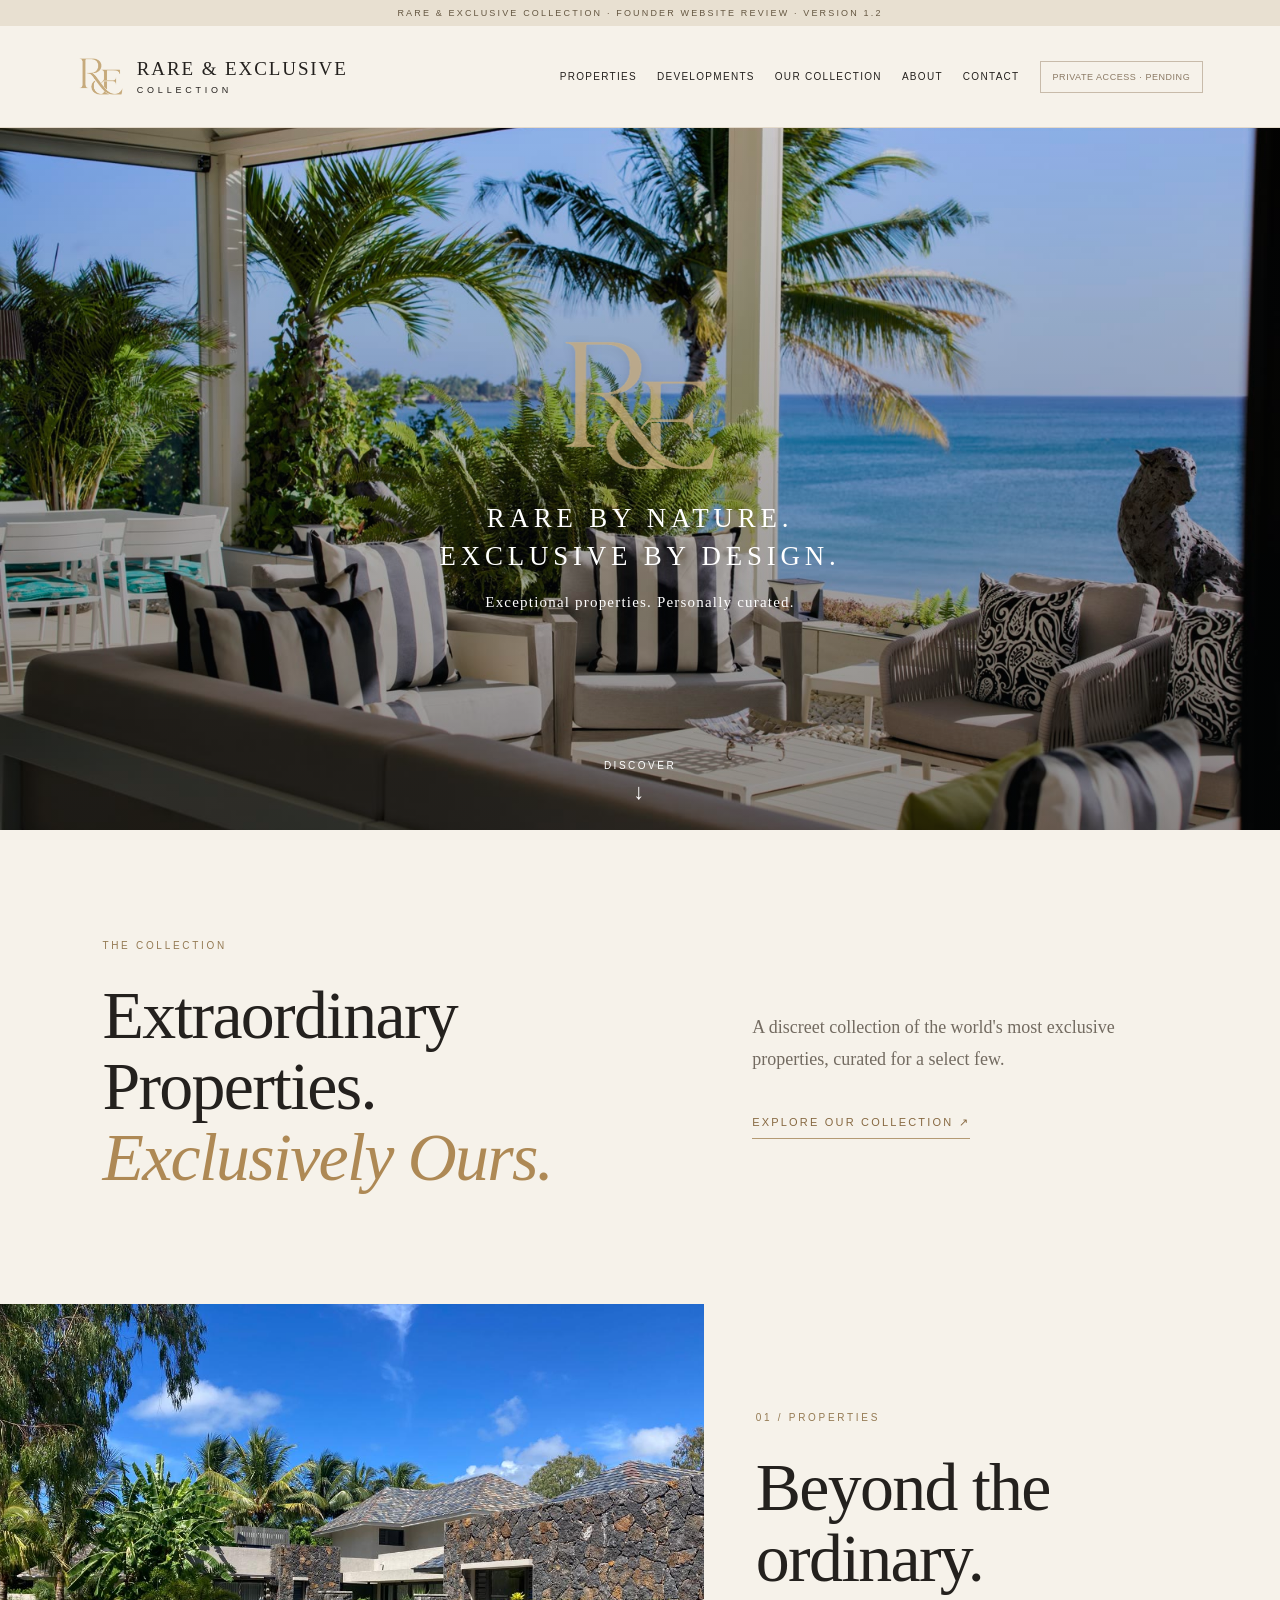
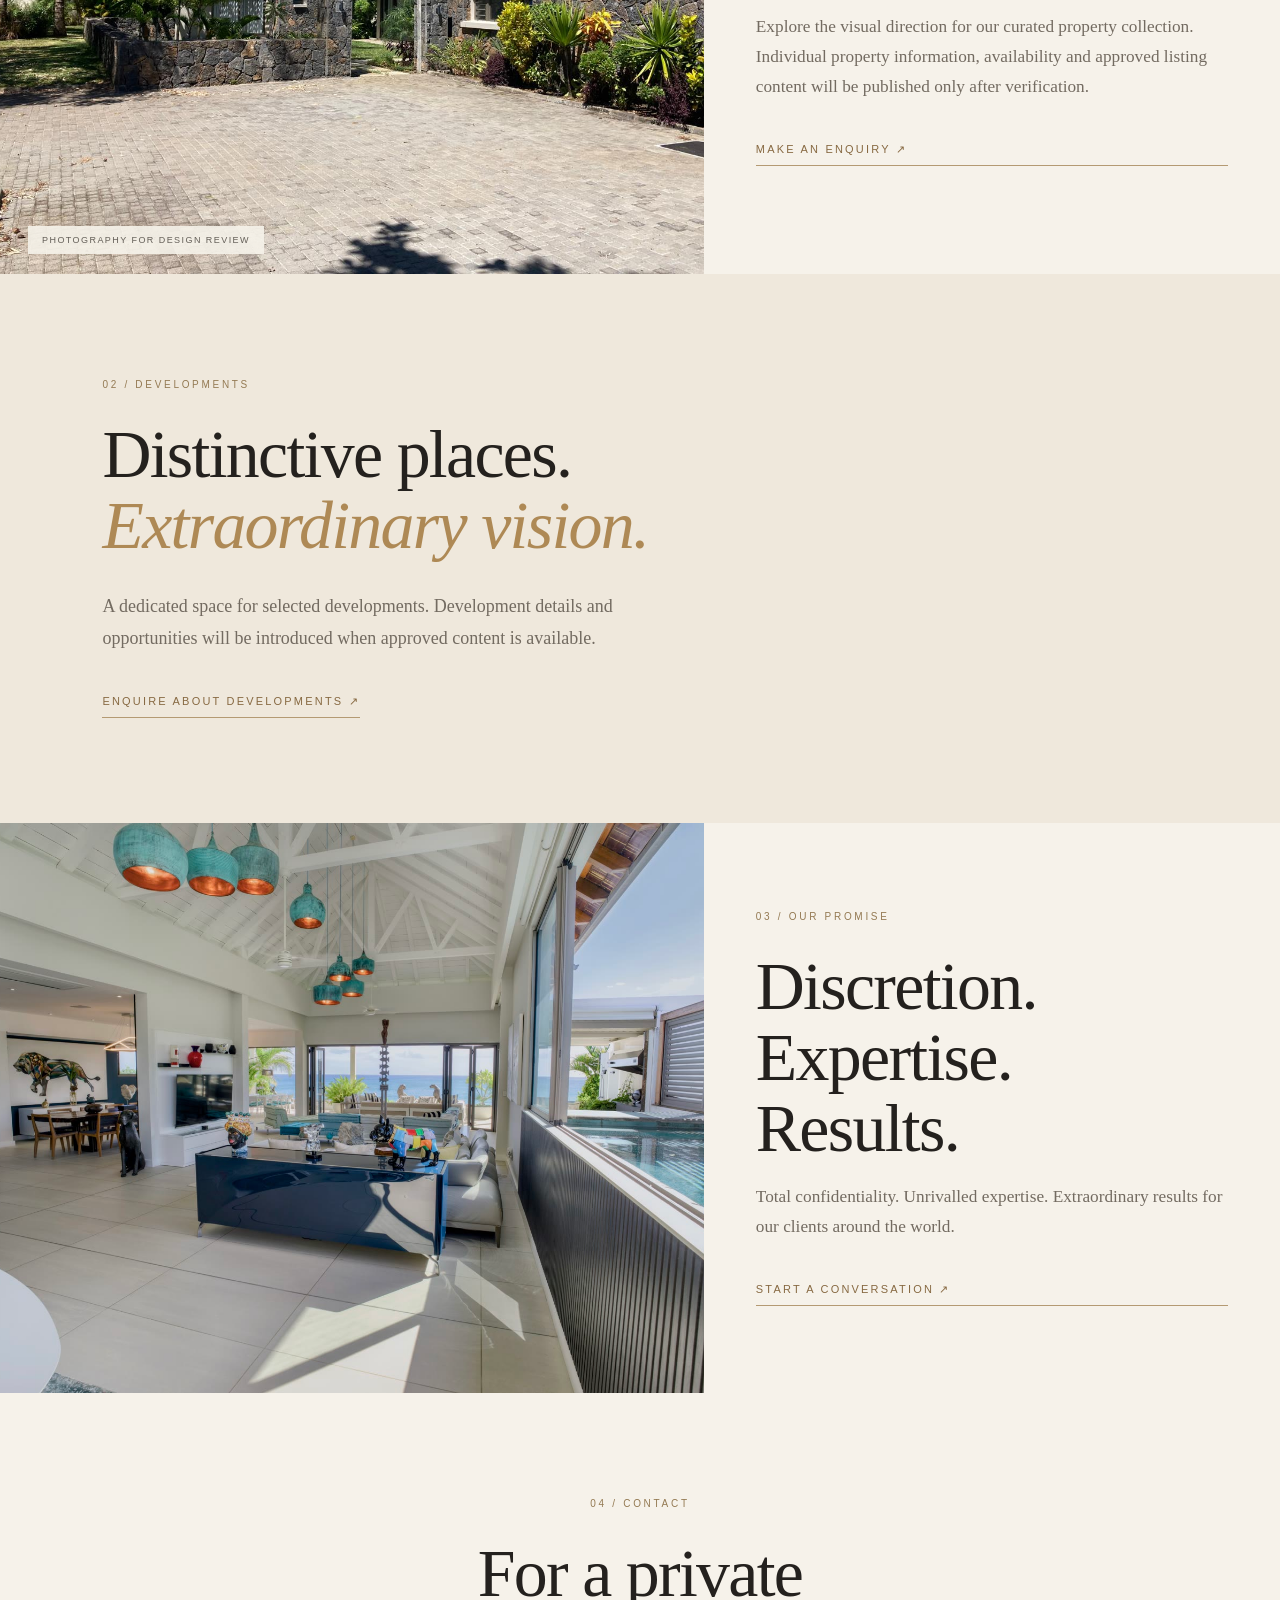
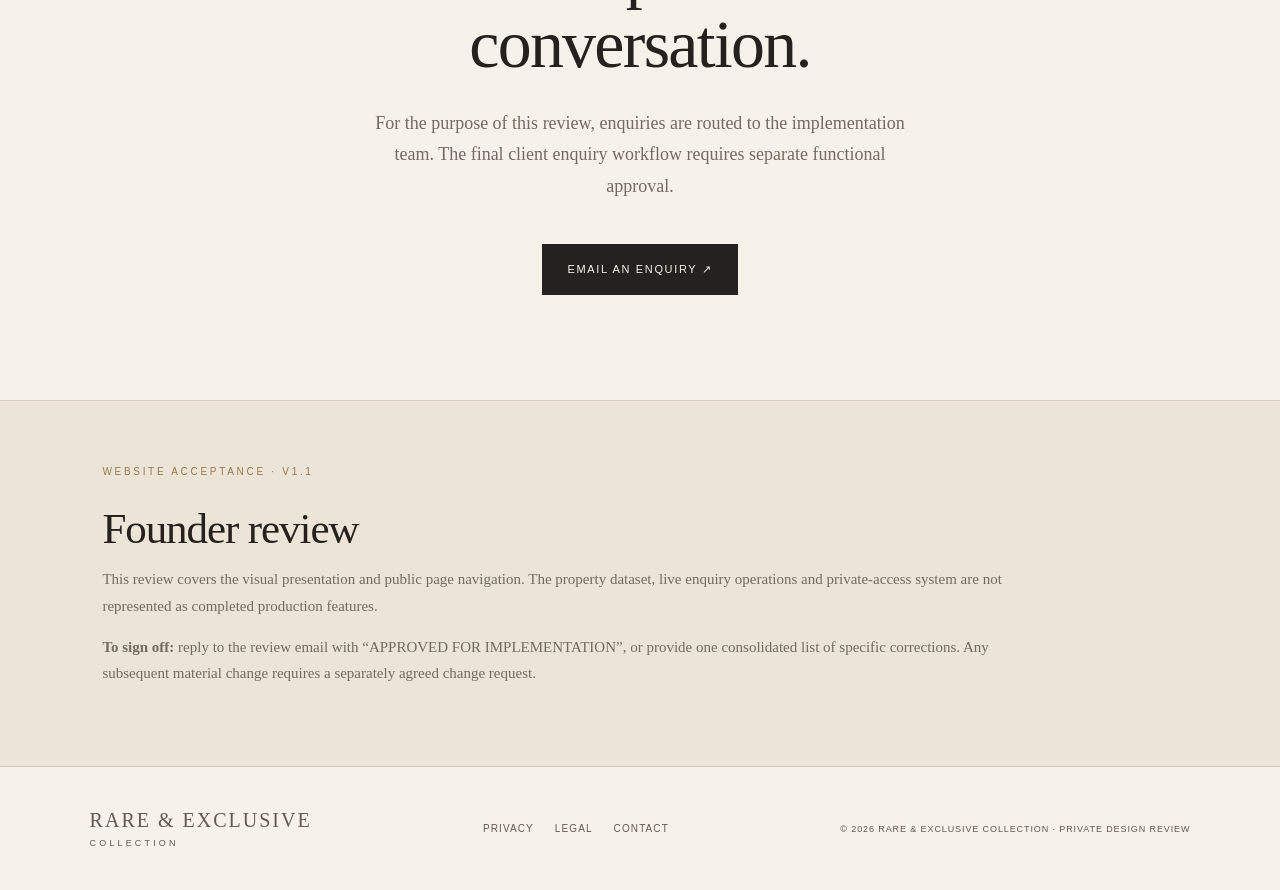
<file: index.html>
<!doctype html><html lang="en"><head><meta charset="utf-8"><meta name="viewport" content="width=device-width, initial-scale=1"><meta name="robots" content="noindex,nofollow,noarchive"><title>Rare & Exclusive Collection | Private Website Review</title><meta name="description" content="Rare & Exclusive Collection. Rare by nature. Exclusive by design."><link rel="stylesheet" href="styles.css"></head><body>
<div class="review-note">RARE &amp; EXCLUSIVE COLLECTION &middot; FOUNDER WEBSITE REVIEW &middot; VERSION 1.2</div>
<header class="topbar" id="top"><a class="brand" href="#top"><img src="assets/re-monogram-gold-clean.png" alt=""><span>RARE &amp; EXCLUSIVE<small>COLLECTION</small></span></a><button id="menu" class="menu" aria-controls="nav" aria-expanded="false">MENU <span>&#226;&#732;&#176;</span></button><nav id="nav" aria-label="Primary navigation"><a href="#properties">PROPERTIES</a><a href="#developments">DEVELOPMENTS</a><a href="#collection">OUR COLLECTION</a><a href="#about">ABOUT</a><a href="#contact">CONTACT</a><span class="private-pending" aria-label="Private access not available in review version">PRIVATE ACCESS &#183; PENDING</span></nav></header>
<section class="hero"><div class="hero-overlay"><div class="hero-brand"><img src="assets/re-monogram-gold-clean.png" alt="Rare & Exclusive monogram"><h1>RARE BY NATURE.<br>EXCLUSIVE BY DESIGN.</h1><p>Exceptional properties. Personally curated.</p></div><a class="discover" href="#collection">DISCOVER <span>&darr;</span></a></div></section>
<main><section id="collection" class="intro"><div><div class="eyebrow">THE COLLECTION</div><h2>Extraordinary<br>Properties.<br><em>Exclusively Ours.</em></h2></div><div class="intro-side"><p>A discreet collection of the world's most exclusive properties, curated for a select few.</p><a class="editorial-link" href="#properties">EXPLORE OUR COLLECTION &nearr;</a></div></section>
<section id="properties" class="property"><div class="property-photo"><img src="assets/property-exterior.jpg" alt="Ocean-facing residence: illustrative project image"><span>PHOTOGRAPHY FOR DESIGN REVIEW</span></div><div class="property-copy"><div class="eyebrow">01 / PROPERTIES</div><h2>Beyond the<br>ordinary.</h2><p>Explore the visual direction for our curated property collection. Individual property information, availability and approved listing content will be published only after verification.</p><a class="editorial-link" href="#contact">MAKE AN ENQUIRY &nearr;</a></div></section>
<section id="developments" class="developments"><div class="eyebrow">02 / DEVELOPMENTS</div><h2>Distinctive places.<br><em>Extraordinary vision.</em></h2><p>A dedicated space for selected developments. Development details and opportunities will be introduced when approved content is available.</p><a class="editorial-link" href="#contact">ENQUIRE ABOUT DEVELOPMENTS &nearr;</a></section>
<section id="about" class="promise"><div class="promise-photo"><img src="assets/PB-11-web.jpg" alt="Refined interior architecture"></div><div class="promise-copy"><div class="eyebrow">03 / OUR PROMISE</div><h2>Discretion.<br>Expertise.<br>Results.</h2><p>Total confidentiality. Unrivalled expertise. Extraordinary results for our clients around the world.</p><a class="editorial-link" href="#contact">START A CONVERSATION &nearr;</a></div></section>
<section id="contact" class="contact"><div class="eyebrow">04 / CONTACT</div><h2>For a private<br>conversation.</h2><p>For the purpose of this review, enquiries are routed to the implementation team. The final client enquiry workflow requires separate functional approval.</p><a class="contact-link" href="mailto:antonvdberg@corpflowai.com?subject=Rare%20%26%20Exclusive%20Website%20Enquiry">EMAIL AN ENQUIRY &nearr;</a></section>
<section class="review" id="signoff"><div class="eyebrow">WEBSITE ACCEPTANCE &#183; V1.1</div><h2>Founder review</h2><p>This review covers the visual presentation and public page navigation. The property dataset, live enquiry operations and private-access system are not represented as completed production features.</p><p><strong>To sign off:</strong> reply to the review email with &ldquo;APPROVED FOR IMPLEMENTATION&rdquo;, or provide one consolidated list of specific corrections. Any subsequent material change requires a separately agreed change request.</p></section></main>
<footer><div class="footer-brand">RARE &amp; EXCLUSIVE <small>COLLECTION</small></div><div class="footerlinks"><a href="privacy.html">PRIVACY</a><a href="terms.html">LEGAL</a><a href="#contact">CONTACT</a></div><small>&copy; 2026 RARE &amp; EXCLUSIVE COLLECTION &middot; PRIVATE DESIGN REVIEW</small></footer>
<script>const m=document.querySelector('#menu'),n=document.querySelector('#nav');m.addEventListener('click',()=>{const o=m.getAttribute('aria-expanded')==='true';m.setAttribute('aria-expanded',String(!o));n.classList.toggle('open',!o)});n.querySelectorAll('a').forEach(a=>a.addEventListener('click',()=>{n.classList.remove('open');m.setAttribute('aria-expanded','false')}));</script></body></html>
</file>
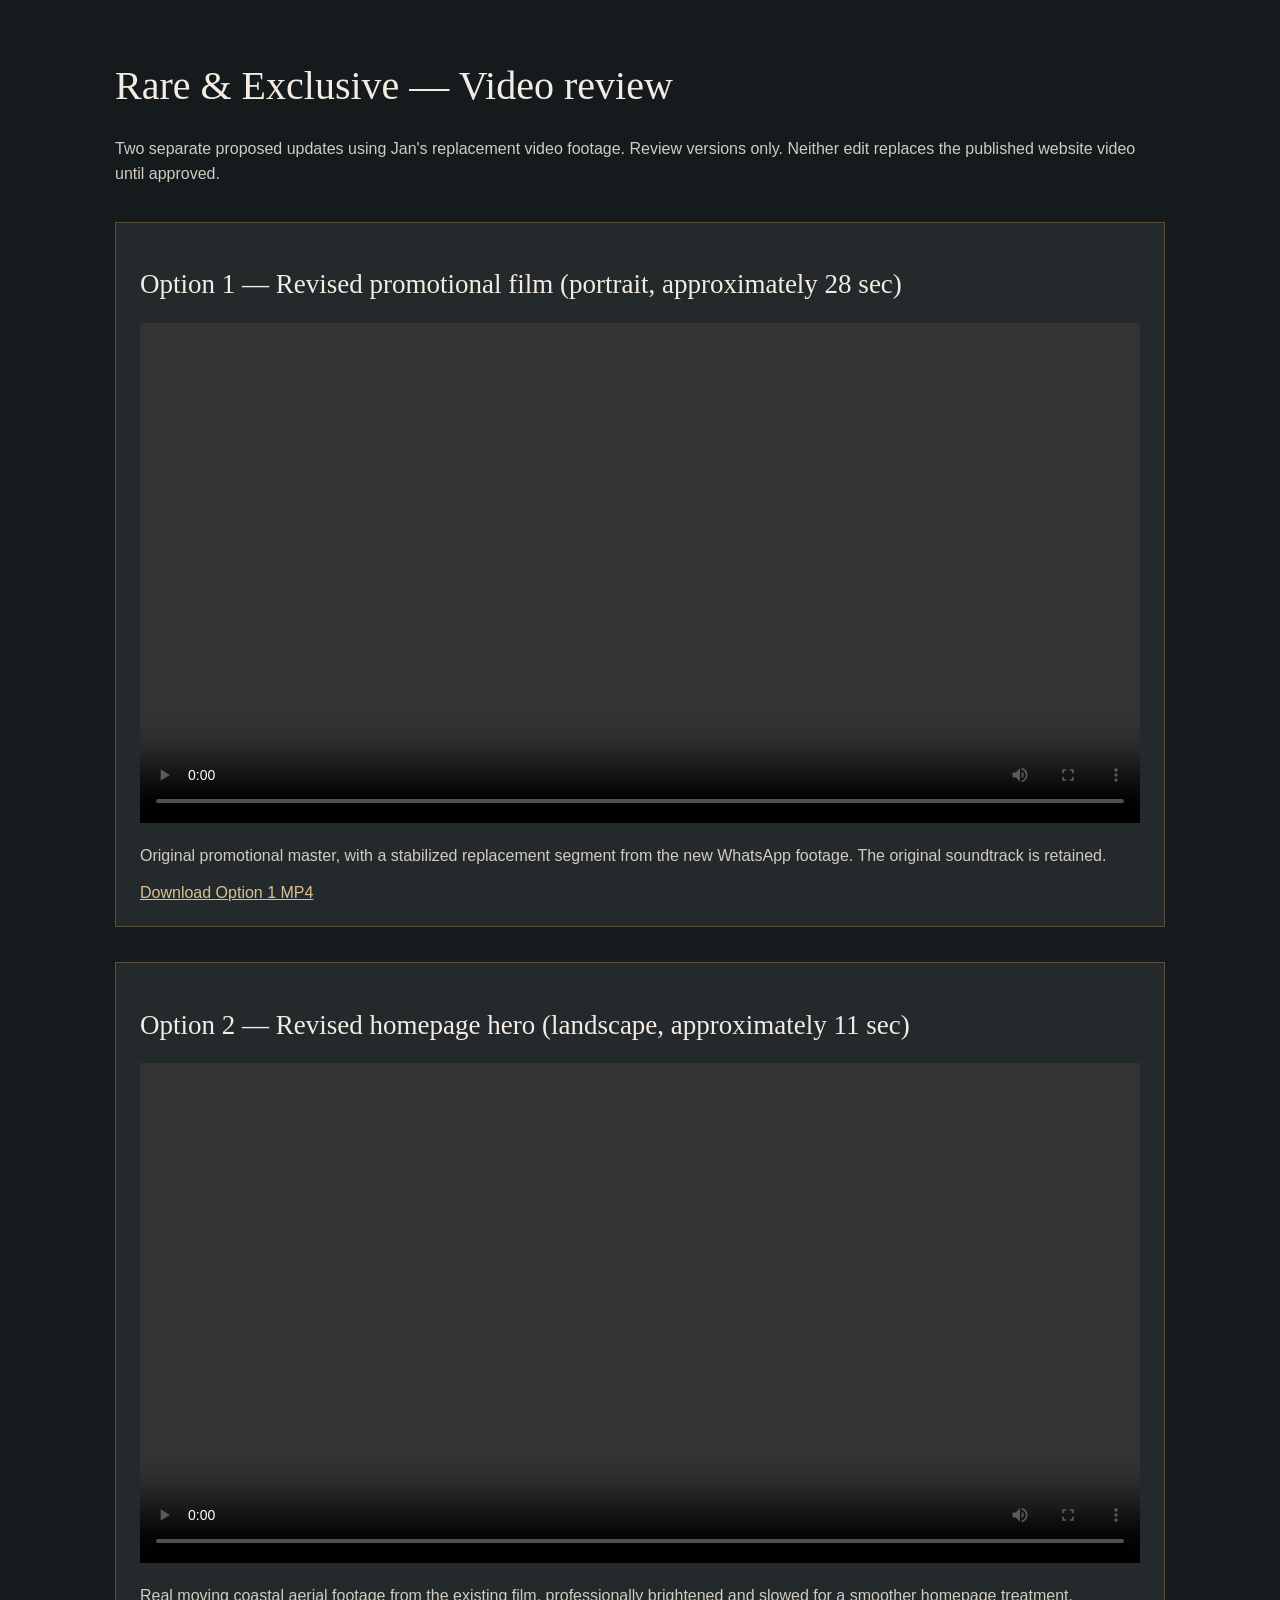
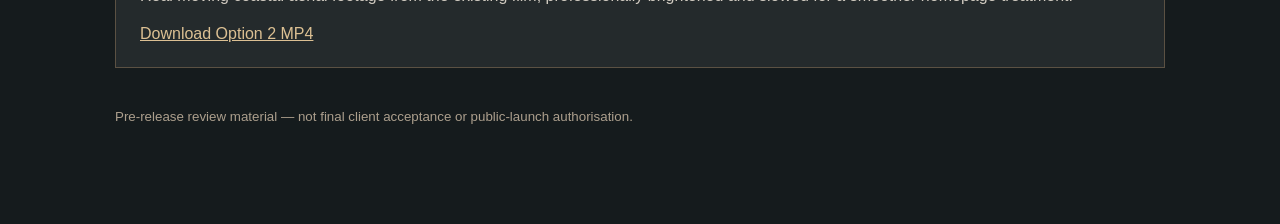
<file: review-videos/index.html>
<!doctype html>
<html lang="en"><head><meta charset="utf-8"><meta name="viewport" content="width=device-width,initial-scale=1"><meta name="robots" content="noindex,nofollow,noarchive"><title>Rare &amp; Exclusive | Private video review</title>
<style>body{margin:0;background:#151b1d;color:#f2ece2;font:16px Arial,sans-serif}main{max-width:1050px;margin:auto;padding:35px 18px 80px}h1,h2{font-family:Georgia,serif;font-weight:normal}h1{font-size:40px}h2{font-size:27px}p{color:#d1cbc1;line-height:1.6}article{margin:35px 0;padding:24px;background:#242a2c;border:1px solid #5b5143}video{width:100%;max-height:70vh;background:#111}a{color:#dcc093}small{color:#ac9f8d}</style></head>
<body><main><h1>Rare &amp; Exclusive — Video review</h1>
<p>Two separate proposed updates using Jan's replacement video footage. Review versions only. Neither edit replaces the published website video until approved.</p>
<article><h2>Option 1 — Revised promotional film (portrait, approximately 28 sec)</h2><video controls preload="metadata" playsinline src="OPTION-1-promo-portrait-REFINED.mp4"></video><p>Original promotional master, with a stabilized replacement segment from the new WhatsApp footage. The original soundtrack is retained.</p><a href="OPTION-1-promo-portrait-REFINED.mp4">Download Option 1 MP4</a></article>
<article><h2>Option 2 — Revised homepage hero (landscape, approximately 11 sec)</h2><video controls preload="metadata" playsinline src="OPTION-2-hero-REAL-AERIAL.mp4"></video><p>Real moving coastal aerial footage from the existing film, professionally brightened and slowed for a smoother homepage treatment.</p><a href="OPTION-2-hero-REAL-AERIAL.mp4">Download Option 2 MP4</a></article>
<p><small>Pre-release review material — not final client acceptance or public-launch authorisation.</small></p>
</main></body></html>
</file>
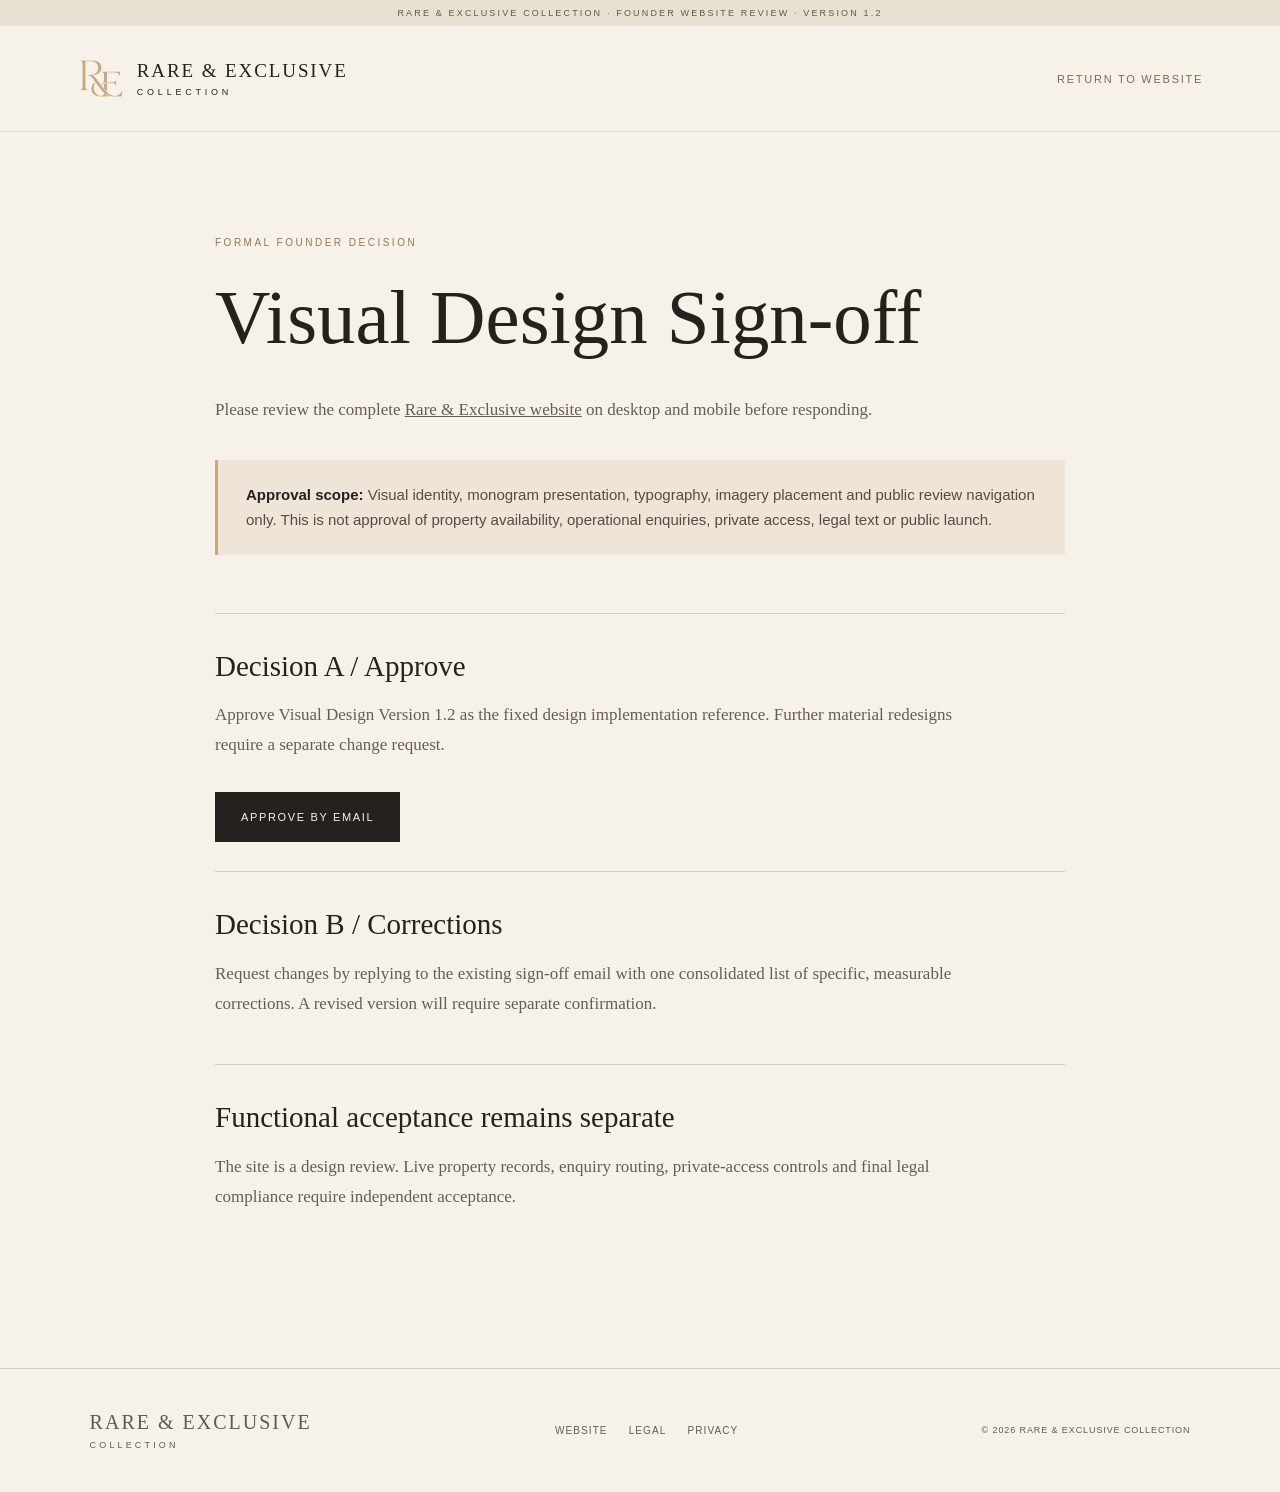
<file: approval.html>
<!doctype html><html lang="en"><head><meta charset="utf-8"><meta name="viewport" content="width=device-width,initial-scale=1"><meta name="robots" content="noindex,nofollow,noarchive"><title>Founder Sign-off | Rare &amp; Exclusive Collection</title><link rel="stylesheet" href="styles.css"></head><body><div class="review-note">RARE &amp; EXCLUSIVE COLLECTION &middot; FOUNDER WEBSITE REVIEW &middot; VERSION 1.2</div><header class="topbar legal-topbar"><a class="brand" href="index.html"><img src="assets/re-monogram-gold-clean.png" alt=""><span>RARE &amp; EXCLUSIVE<small>COLLECTION</small></span></a><a href="index.html" class="legal-back">RETURN TO WEBSITE</a></header><main class="legal-page"><div class="legal-inner"><p class="eyebrow">FORMAL FOUNDER DECISION</p><h1>Visual Design Sign-off</h1><p>Please review the complete <a href="index.html">Rare &amp; Exclusive website</a> on desktop and mobile before responding.</p><div class="legal-notice"><strong>Approval scope:</strong> Visual identity, monogram presentation, typography, imagery placement and public review navigation only. This is not approval of property availability, operational enquiries, private access, legal text or public launch.</div><section><h2>Decision A / Approve</h2><p>Approve Visual Design Version 1.2 as the fixed design implementation reference. Further material redesigns require a separate change request.</p><a class="contact-link" href="mailto:antonvdberg@corpflowai.com?subject=R%26E%20Visual%20Design%20v1.2%20APPROVED&amp;body=I%20approve%20Rare%20%26%20Exclusive%20Visual%20Design%20Version%201.2%20as%20the%20fixed%20design%20reference.%0AName%3A%0ADate%3A">APPROVE BY EMAIL</a></section><section><h2>Decision B / Corrections</h2><p>Request changes by replying to the existing sign-off email with one consolidated list of specific, measurable corrections. A revised version will require separate confirmation.</p></section><section><h2>Functional acceptance remains separate</h2><p>The site is a design review. Live property records, enquiry routing, private-access controls and final legal compliance require independent acceptance.</p></section></div></main><footer><div class="footer-brand">RARE &amp; EXCLUSIVE<small>COLLECTION</small></div><div><a href="index.html">WEBSITE</a><a href="terms.html">LEGAL</a><a href="privacy.html">PRIVACY</a></div><small>&copy; 2026 RARE &amp; EXCLUSIVE COLLECTION</small></footer></body></html>
</file>
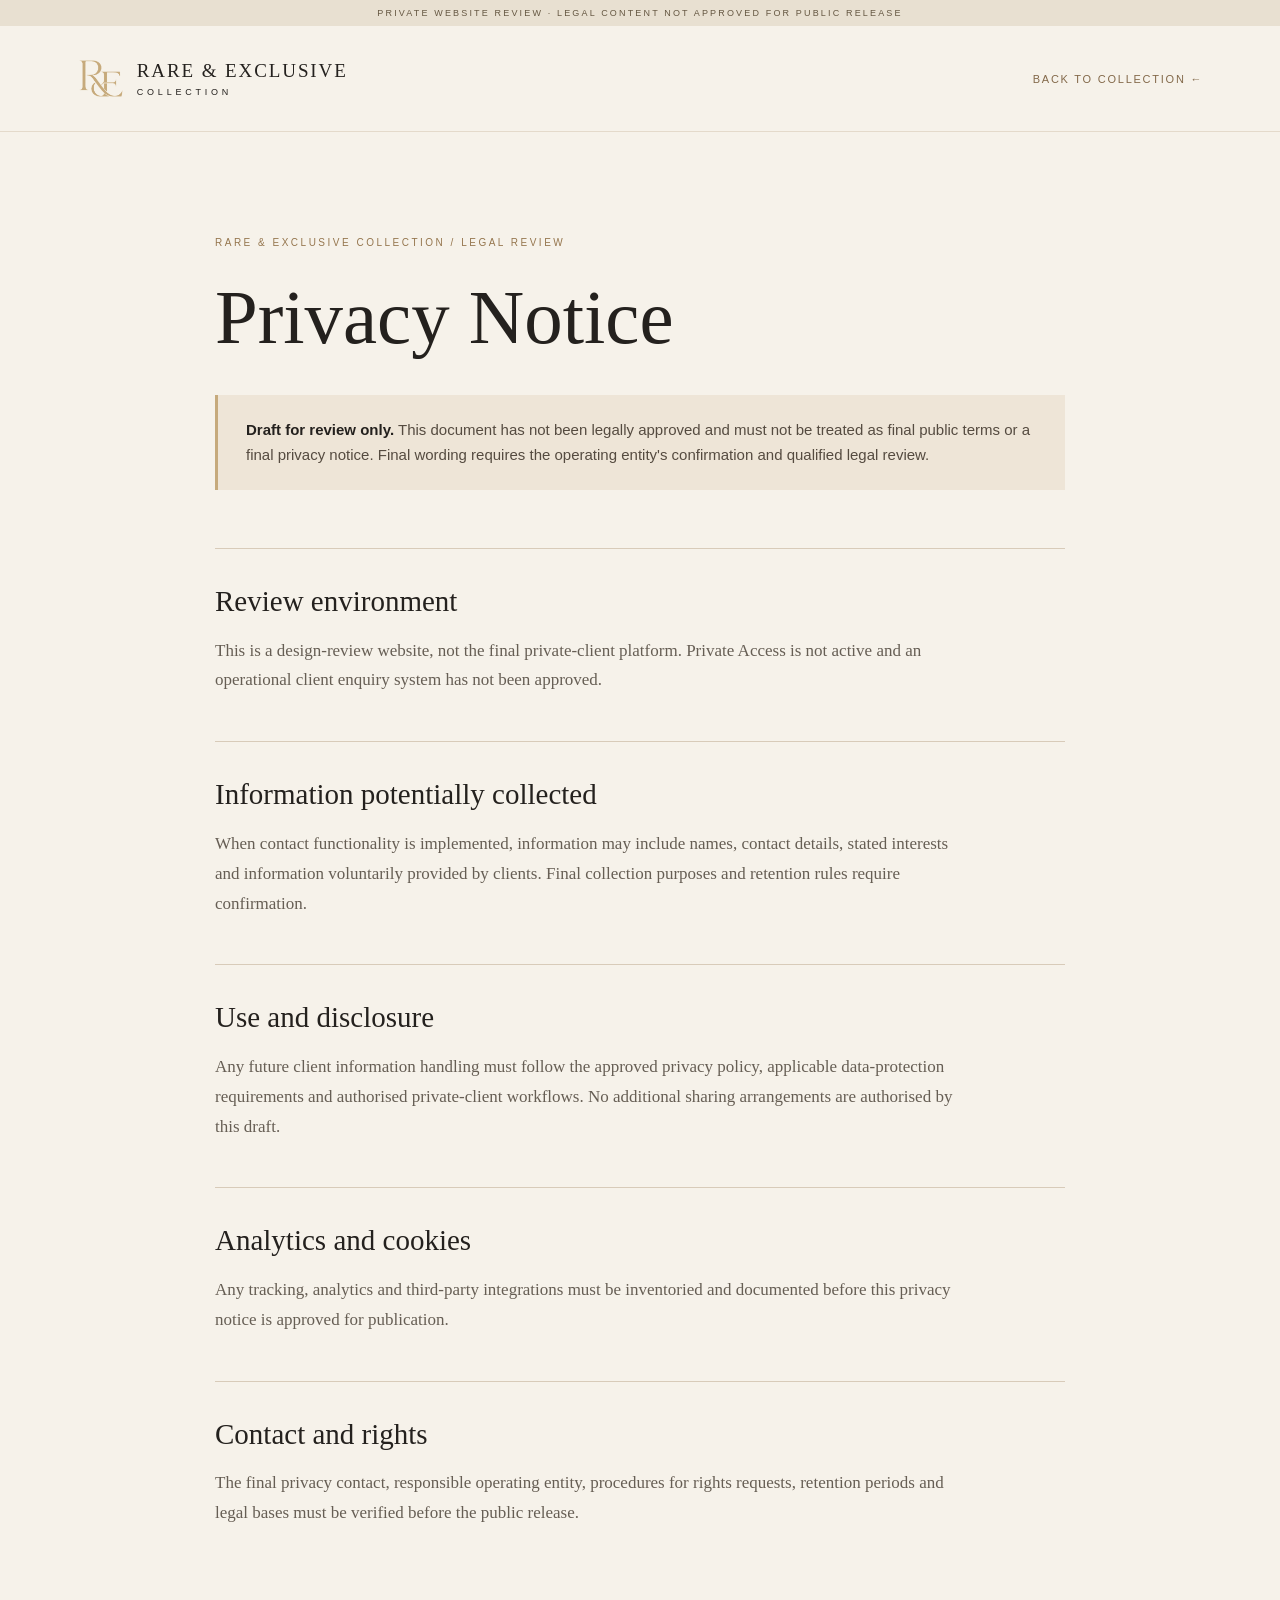
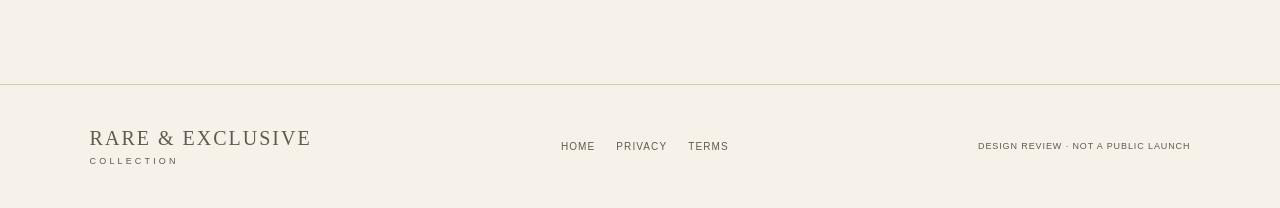
<file: privacy.html>
<!doctype html><html lang="en"><head><meta charset="utf-8"><meta name="viewport" content="width=device-width,initial-scale=1"><meta name="robots" content="noindex,nofollow,noarchive"><title>Privacy Notice | Rare &amp; Exclusive Collection</title><link rel="stylesheet" href="styles.css"></head><body><div class="review-note">PRIVATE WEBSITE REVIEW &middot; LEGAL CONTENT NOT APPROVED FOR PUBLIC RELEASE</div><header class="topbar legal-topbar"><a class="brand" href="index.html"><img src="assets/re-monogram-gold-clean.png" alt=""><span>RARE &amp; EXCLUSIVE<small>COLLECTION</small></span></a><a class="legal-back" href="index.html">BACK TO COLLECTION &larr;</a></header><main class="legal-page"><div class="legal-inner"><p class="eyebrow">RARE &amp; EXCLUSIVE COLLECTION / LEGAL REVIEW</p><h1>Privacy Notice</h1><div class="legal-notice"><strong>Draft for review only.</strong> This document has not been legally approved and must not be treated as final public terms or a final privacy notice. Final wording requires the operating entity's confirmation and qualified legal review.</div><section><h2>Review environment</h2><p>This is a design-review website, not the final private-client platform. Private Access is not active and an operational client enquiry system has not been approved.</p></section><section><h2>Information potentially collected</h2><p>When contact functionality is implemented, information may include names, contact details, stated interests and information voluntarily provided by clients. Final collection purposes and retention rules require confirmation.</p></section><section><h2>Use and disclosure</h2><p>Any future client information handling must follow the approved privacy policy, applicable data-protection requirements and authorised private-client workflows. No additional sharing arrangements are authorised by this draft.</p></section><section><h2>Analytics and cookies</h2><p>Any tracking, analytics and third-party integrations must be inventoried and documented before this privacy notice is approved for publication.</p></section><section><h2>Contact and rights</h2><p>The final privacy contact, responsible operating entity, procedures for rights requests, retention periods and legal bases must be verified before the public release.</p></section></div></main><footer><div class="footer-brand">RARE &amp; EXCLUSIVE<small>COLLECTION</small></div><div><a href="index.html">HOME</a><a href="privacy.html">PRIVACY</a><a href="terms.html">TERMS</a></div><small>DESIGN REVIEW &middot; NOT A PUBLIC LAUNCH</small></footer></body></html>
</file>
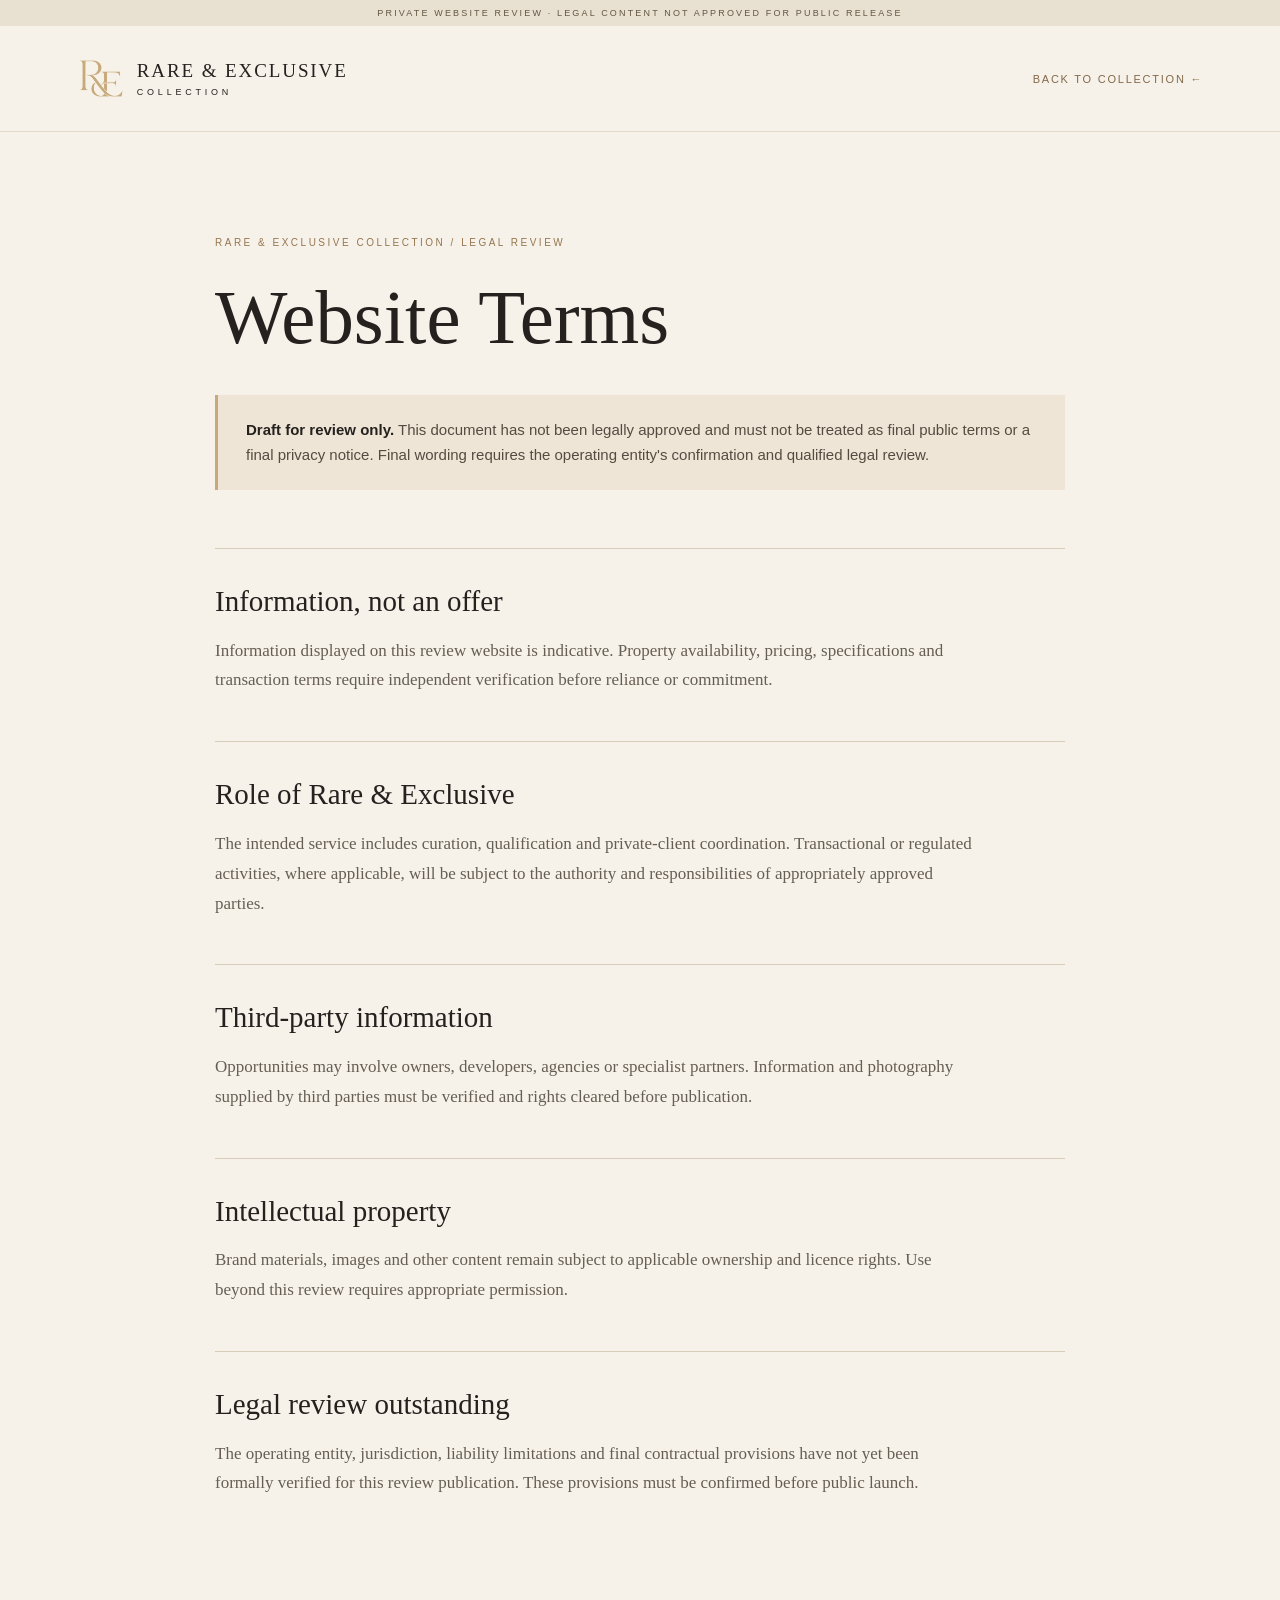
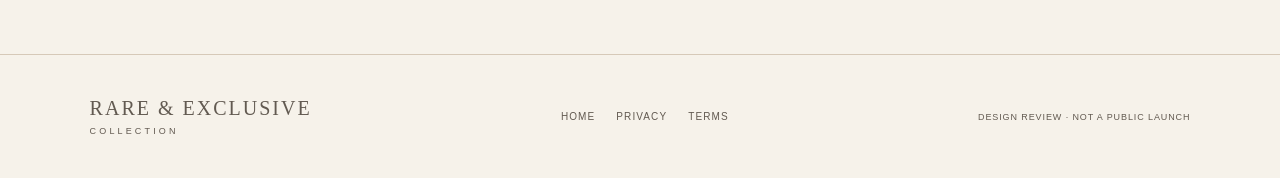
<file: terms.html>
<!doctype html><html lang="en"><head><meta charset="utf-8"><meta name="viewport" content="width=device-width,initial-scale=1"><meta name="robots" content="noindex,nofollow,noarchive"><title>Website Terms | Rare &amp; Exclusive Collection</title><link rel="stylesheet" href="styles.css"></head><body><div class="review-note">PRIVATE WEBSITE REVIEW &middot; LEGAL CONTENT NOT APPROVED FOR PUBLIC RELEASE</div><header class="topbar legal-topbar"><a class="brand" href="index.html"><img src="assets/re-monogram-gold-clean.png" alt=""><span>RARE &amp; EXCLUSIVE<small>COLLECTION</small></span></a><a class="legal-back" href="index.html">BACK TO COLLECTION &larr;</a></header><main class="legal-page"><div class="legal-inner"><p class="eyebrow">RARE &amp; EXCLUSIVE COLLECTION / LEGAL REVIEW</p><h1>Website Terms</h1><div class="legal-notice"><strong>Draft for review only.</strong> This document has not been legally approved and must not be treated as final public terms or a final privacy notice. Final wording requires the operating entity's confirmation and qualified legal review.</div><section><h2>Information, not an offer</h2><p>Information displayed on this review website is indicative. Property availability, pricing, specifications and transaction terms require independent verification before reliance or commitment.</p></section><section><h2>Role of Rare &amp; Exclusive</h2><p>The intended service includes curation, qualification and private-client coordination. Transactional or regulated activities, where applicable, will be subject to the authority and responsibilities of appropriately approved parties.</p></section><section><h2>Third-party information</h2><p>Opportunities may involve owners, developers, agencies or specialist partners. Information and photography supplied by third parties must be verified and rights cleared before publication.</p></section><section><h2>Intellectual property</h2><p>Brand materials, images and other content remain subject to applicable ownership and licence rights. Use beyond this review requires appropriate permission.</p></section><section><h2>Legal review outstanding</h2><p>The operating entity, jurisdiction, liability limitations and final contractual provisions have not yet been formally verified for this review publication. These provisions must be confirmed before public launch.</p></section></div></main><footer><div class="footer-brand">RARE &amp; EXCLUSIVE<small>COLLECTION</small></div><div><a href="index.html">HOME</a><a href="privacy.html">PRIVACY</a><a href="terms.html">TERMS</a></div><small>DESIGN REVIEW &middot; NOT A PUBLIC LAUNCH</small></footer></body></html>
</file>
<file: styles.css>
:root{--ivory:#F6F2EA;--graphite:#24211E;--gold:#C6AA7C;--muted:#736b61}*{box-sizing:border-box}html{scroll-behavior:smooth}body{margin:0;color:var(--graphite);background:var(--ivory);font-family:Arial,Helvetica,sans-serif}a{color:inherit}.review-note{height:26px;background:#e8e0d1;display:flex;align-items:center;justify-content:center;font-size:9px;letter-spacing:.24em;color:#655742}.topbar{position:relative;z-index:5;display:flex;align-items:center;justify-content:space-between;padding:23px 6%;background:var(--ivory);gap:20px;border-bottom:1px solid #e4dacb}.brand{display:flex;align-items:center;gap:12px;text-decoration:none}.brand img{width:48px;height:55px;object-fit:contain}.brand span{font:19px Georgia,serif;letter-spacing:.1em}.brand small{display:block;letter-spacing:.42em;font:9px Arial,sans-serif;margin-top:5px}nav{display:flex;gap:20px;align-items:center}nav a{font-size:10px;letter-spacing:.13em;text-decoration:none}nav a:hover,.editorial-link:hover{color:#9a7c4d}.private-pending{font-size:9px;color:#8b7a65;border:1px solid #c8bbaa;padding:10px 12px;letter-spacing:.06em}.menu{display:none}.hero{height:78svh;min-height:600px;background:#4b5456 url('assets/PB-14-web.jpg') center/cover no-repeat}.hero-overlay{height:100%;width:100%;background:linear-gradient(to bottom,rgba(8,17,19,.16),rgba(6,10,11,.55));position:relative;display:flex;align-items:center;justify-content:center}.hero-brand{text-align:center;color:#fff}.hero-brand img{width:clamp(170px,22vw,280px);height:clamp(160px,19vw,250px);object-fit:contain;filter:drop-shadow(0 3px 14px rgba(0,0,0,.36))}.hero h1{font:400 clamp(21px,2.1vw,33px)/1.4 Georgia,serif;letter-spacing:.18em;margin:18px 0}.hero p{font:15px Georgia,serif;letter-spacing:.08em}.discover{position:absolute;bottom:25px;color:white;text-decoration:none;font-size:10px;letter-spacing:.25em;text-align:center}.discover span{display:block;margin-top:8px;font-size:22px}.eyebrow{font:10px Arial,sans-serif;color:#947a53;letter-spacing:.27em;margin-bottom:29px}h2{font:400 clamp(46px,5.3vw,78px)/1.05 Georgia,'Times New Roman',serif;letter-spacing:-.025em;margin:0}h2 em{font-weight:400;color:#ae8955}.intro{padding:110px 8%;display:grid;grid-template-columns:1.3fr 1fr;gap:9%;align-items:center}.intro-side p,.property p,.developments p,.promise p,.contact p,.review p{font:18px/1.75 Georgia,serif;color:var(--muted);max-width:550px}.editorial-link{display:inline-block;margin-top:23px;text-decoration:none;font-size:11px;letter-spacing:.2em;color:#876942;border-bottom:1px solid #b49a73;padding-bottom:9px}.property,.promise{display:grid;grid-template-columns:55% 45%;min-height:570px}.property-photo,.promise-photo{position:relative;min-height:570px}.property-photo img,.promise-photo img{height:100%;width:100%;position:absolute;object-fit:cover}.property-photo span{position:absolute;left:28px;bottom:20px;background:#f6f2eae8;color:#645f58;letter-spacing:.16em;font-size:9px;padding:9px 14px}.property-copy,.promise-copy{display:flex;flex-direction:column;justify-content:center;padding:75px 12%}.developments{padding:105px 8%;background:#efe8dc}.developments p{margin-top:30px}.contact{text-align:center;padding:105px 8%}.contact p{margin:27px auto}.contact-link{background:var(--graphite);color:var(--ivory);padding:19px 26px;display:inline-block;text-decoration:none;letter-spacing:.15em;font-size:11px;margin-top:15px}.review{padding:65px 8%;background:#ece4d6;border-top:1px solid #d9ccbb}.review h2{font-size:43px}.review p{font-size:15px;max-width:900px}footer{padding:42px 7%;display:flex;align-items:center;justify-content:space-between;gap:24px;flex-wrap:wrap;border-top:1px solid #d6c9b8;color:#625a51}footer div:nth-child(2){display:flex;flex-wrap:wrap;gap:21px;font-size:10px;letter-spacing:.11em}footer a{text-decoration:none}.footer-brand{font:20px Georgia,serif;letter-spacing:.1em}.footer-brand small{display:block;letter-spacing:.35em;font:9px Arial,sans-serif;margin-top:6px}footer>small{font-size:9px;letter-spacing:.1em}@media(max-width:1100px){nav{gap:11px}.topbar{padding:23px 4%}.brand span{font-size:15px}}@media(max-width:850px){.topbar{flex-wrap:wrap}.menu{display:block;margin-left:auto;background:transparent;border:1px solid #bbac95;padding:12px;font-size:11px;letter-spacing:.15em}nav{display:none;width:100%;flex-direction:column;align-items:stretch;gap:0}nav.open{display:flex}nav a,nav span{padding:14px;border-top:1px solid #d9cdbc}.hero{height:68svh;min-height:500px}.intro,.property,.promise{grid-template-columns:1fr}.intro{padding:75px 7%;gap:25px}.property-photo,.promise-photo{min-height:350px}.property-copy,.promise-copy{padding:70px 7%}.developments,.contact{padding:80px 7%}.review{padding:65px 7%}}@media(prefers-reduced-motion:reduce){html{scroll-behavior:auto}}
/* Founder-directed visual freeze candidate v1.2: exactly 40% reduction from hero monogram sizing in v1.1. */
.hero-brand img{width:clamp(102px,13.2vw,168px);height:clamp(96px,11.4vw,150px);opacity:.79;filter:drop-shadow(0 2px 6px rgba(0,0,0,.15))}
.hero-overlay{background:linear-gradient(to bottom,rgba(8,17,19,.08),rgba(6,10,11,.37))}

/* Quality corrections: avoid constrained copy overflow at intermediate widths. */
.property-copy,.promise-copy{min-width:0;overflow-wrap:break-word;padding-left:9%;padding-right:9%}
.property-copy p,.promise-copy p{max-width:100%;font-size:clamp(15px,1.35vw,18px)}
@media(max-width:1100px){.property,.promise{grid-template-columns:52% 48%}.property-copy,.promise-copy{padding-left:7%;padding-right:7%}}
@media(max-width:850px){.property,.promise{grid-template-columns:minmax(0,1fr)}.property-copy,.promise-copy{padding:60px 7%}}

/* Coherent legal-page system - review only, not approved legal terms. */
.legal-topbar{min-height:106px}.legal-back{font-size:11px;letter-spacing:.16em;text-decoration:none;color:#83694a}.legal-page{min-height:65vh;padding:95px 6% 110px;background:var(--ivory)}.legal-inner{max-width:850px;margin:0 auto}.legal-page h1{font:400 clamp(49px,6vw,80px)/1.08 Georgia,serif;margin:0 0 35px}.legal-notice{border-left:3px solid var(--gold);background:#eee5d7;padding:22px 28px;margin:35px 0 58px;font:15px/1.7 Arial,sans-serif;color:#554b40}.legal-notice strong{color:var(--graphite)}.legal-page section{border-top:1px solid #d8cbb9;padding:35px 0 29px}.legal-page h2{font:400 29px/1.2 Georgia,serif;letter-spacing:0;margin-bottom:16px}.legal-page p{max-width:760px;font:17px/1.75 Georgia,serif;color:#665e54}.legal-page .eyebrow{font:10px Arial,sans-serif;letter-spacing:.25em;color:#95764e}@media(max-width:700px){.legal-page{padding:65px 7% 85px}.legal-back{font-size:9px;white-space:nowrap}.legal-page h2{font-size:25px}.legal-page p{font-size:16px}.legal-notice{padding:18px 20px}}
</file>
